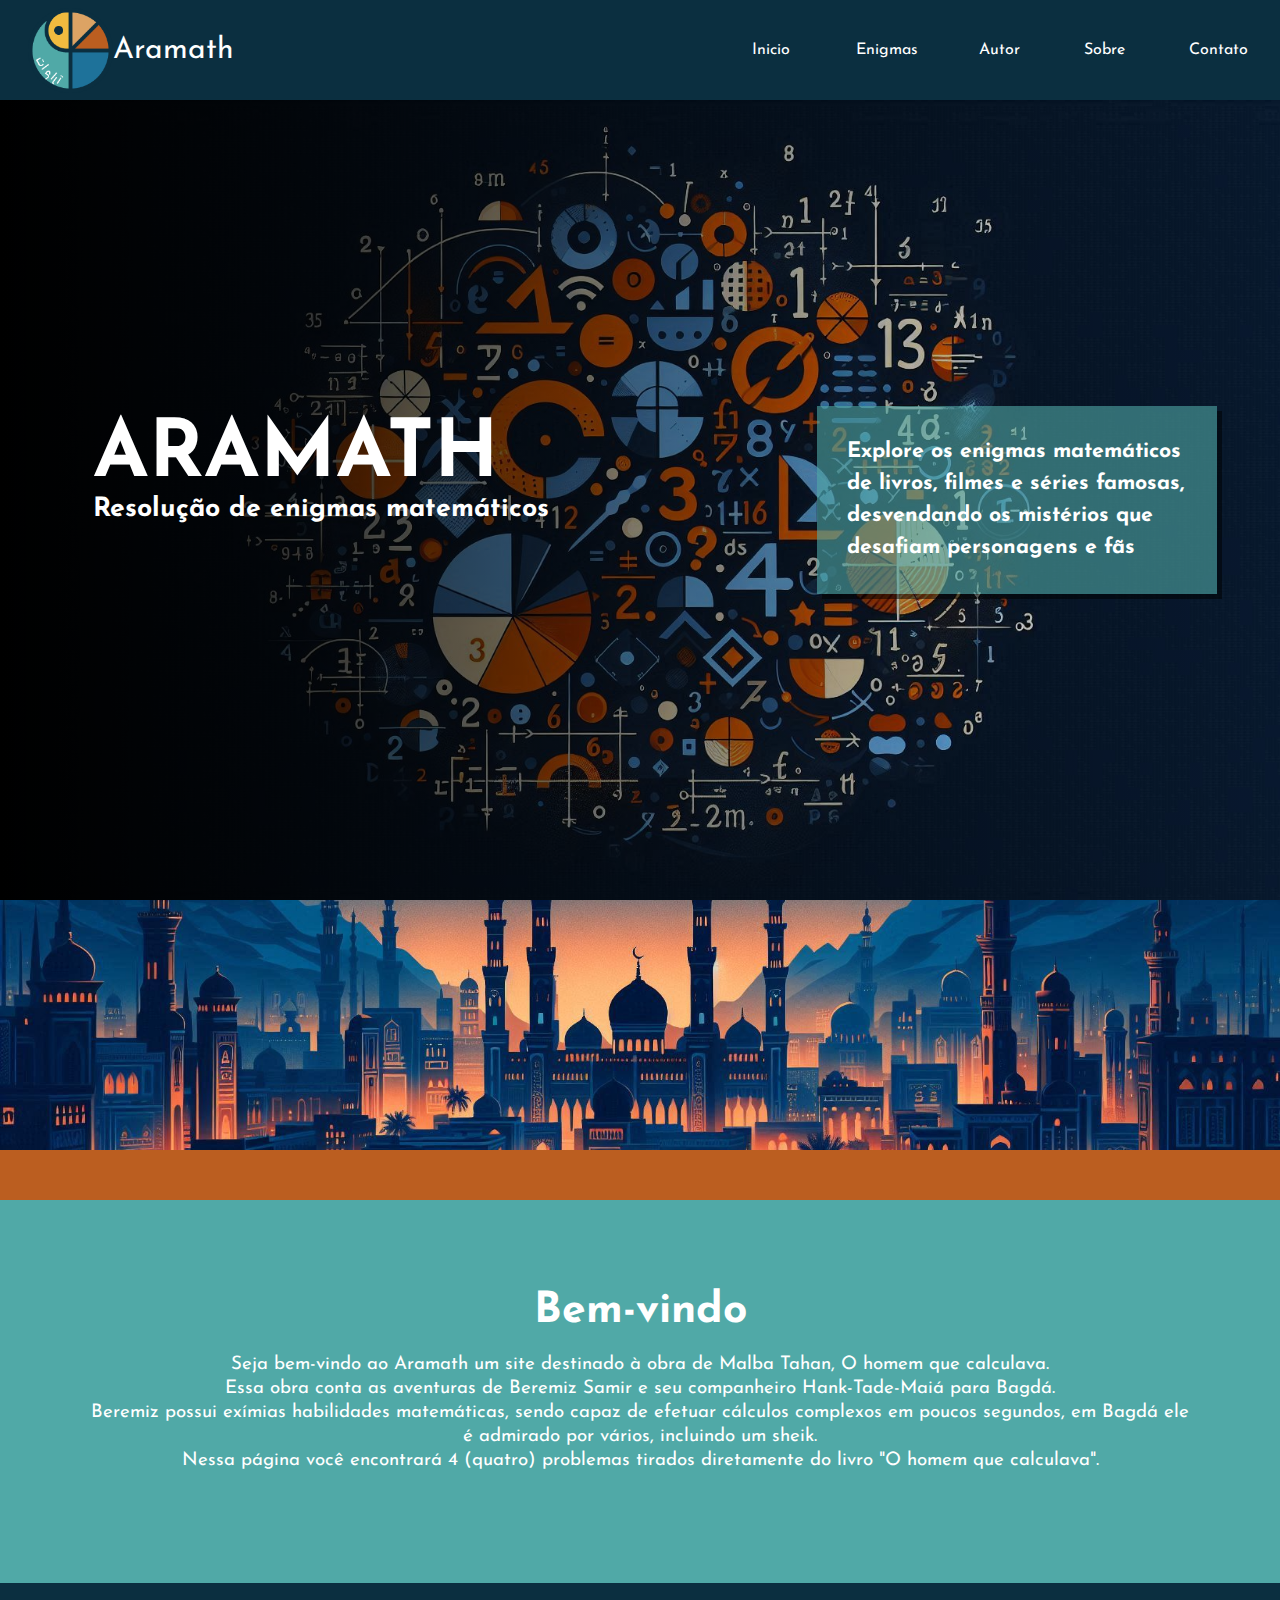
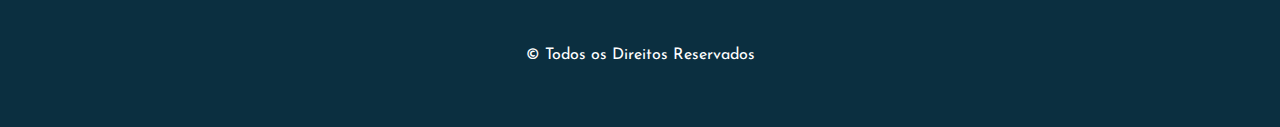
<file: index.html>
<!doctype HTML>
<html lang="pt-br">

<head>
    <meta charset="UTF-8">
        <link rel="preconnect" href="https://fonts.googleapis.com">
        <link rel="preconnect" href="https://fonts.gstatic.com" crossorigin>
        <link href="https://fonts.googleapis.com/css2?family=Josefin+Sans:ital,wght@0,100..700;1,100..700&display=swap" rel="stylesheet">
    <meta name="viewport" content="width=device-width, initial-scale=1.0">
    <title>Início</title>
    <link rel="stylesheet" type="text/css" href="style.css">
</head>
    
    <header>
        <a href="index.html" id="logo"><img src="./img/Logo.png">Aramath</a>

        <button id="openMenu">&#9776;</button>

        <nav id="menu">
            <button id="closeMenu" style="color: white;">X</button>
            <a href="index.html">Inicio</a>
            <div class="dropdown">
                <a href="#" class="dropbtn">Enigmas</a>
                <div class="dropdown-content">
                    <a href="bailarinas.html">Bailarinas gêmeas</a>
                    <a href="macas.html">90 maçãs</a>
                    <a href="vasos.html">21 vasos</a>
                    <a href="discos.html">5 discos</a>
                </div>
            </div>
            <a href="autor.html">Autor</a>
            <a href="index.html#sobre">Sobre</a>
            <a href="contato.html">Contato</a>
        </nav>

    </header>
    
    <div class="inicio">
        <div class="text">
            <h1>ARAMATH</h1>
            <h4>Resolução de enigmas matemáticos</h4>
        </div>
        <div class="boxy"><h5>Explore os enigmas matemáticos de livros, filmes e séries famosas, desvendando os mistérios que desafiam personagens e fãs</h5></div>
    </div>

    <div id="sobre">
        <div id="land"></div>
        <div class="divo"><h1>Bem-vindo</h1>
        <p>Seja bem-vindo ao Aramath um site destinado à obra de Malba Tahan, O homem que calculava.<br>
        Essa obra conta as aventuras de Beremiz Samir e seu companheiro Hank-Tade-Maiá para Bagdá.<br>
        Beremiz possui exímias habilidades matemáticas, sendo capaz de efetuar cálculos complexos em poucos segundos, em Bagdá ele é admirado por vários, incluindo um sheik.<br>
        Nessa página você encontrará 4 (quatro) problemas tirados diretamente do livro "O homem que calculava".</p>
        </div>
    </div>
    
    <footer>&#169; Todos os Direitos Reservados</footer>

    <script type="text/javascript" src="script.js"></script>

</body>

</html>
</file>
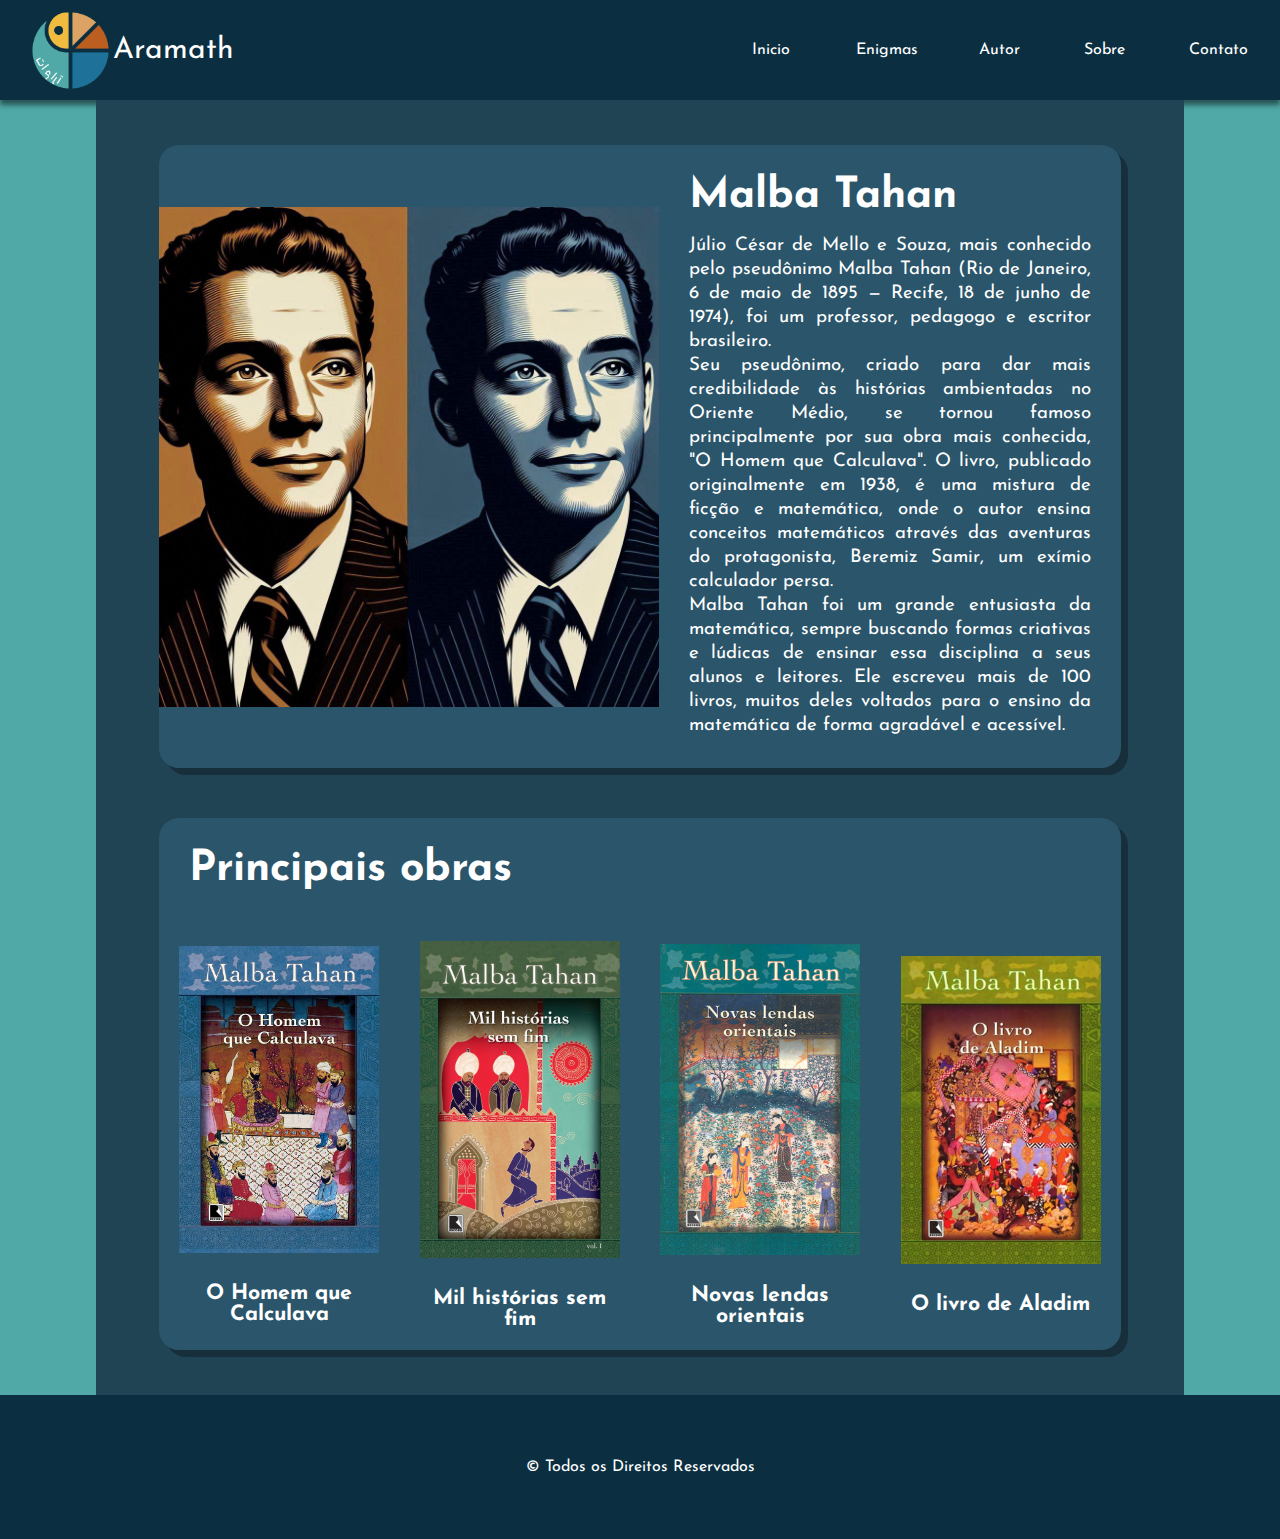
<file: autor.html>
<!doctype HTML>
<html lang="pt-br">

<head>
    <meta charset="UTF-8">
        <link rel="preconnect" href="https://fonts.googleapis.com">
        <link rel="preconnect" href="https://fonts.gstatic.com" crossorigin>
        <link href="https://fonts.googleapis.com/css2?family=Josefin+Sans:ital,wght@0,100..700;1,100..700&display=swap" rel="stylesheet">
    <meta name="viewport" content="width=device-width, initial-scale=1.0">
    <title>Autor</title>
    <link rel="stylesheet" type="text/css" href="style.css">
</head>

<body>
    
    <header>
        <a href="index.html" id="logo"><img src="./img/Logo.png">Aramath</a>

        <button id="openMenu">&#9776;</button>

        <nav id="menu">
            <button id="closeMenu" style="color: white;">X</button>
            <a href="index.html">Inicio</a>
            <div class="dropdown">
                <a href="#" class="dropbtn">Enigmas</a>
                <div class="dropdown-content">
                    <a href="bailarinas.html">Bailarinas gêmeas</a>
                    <a href="macas.html">90 maçãs</a>
                    <a href="vasos.html">21 vasos</a>
                    <a href="discos.html">5 discos</a>
                </div>
            </div>
            <a href="autor.html">Autor</a>
            <a href="index.html#sobre">Sobre</a>
            <a href="contato.html">Contato</a>
        </nav>

    </header>
    
    <main>
        <div class="linha">
            <img src="img/malbaOG.jpg" width="500" height="auto">
            <div class="text"><h1>Malba Tahan</h1><br>
                <p>Júlio César de Mello e Souza, mais conhecido pelo pseudônimo Malba Tahan (Rio de Janeiro, 6 de maio de 1895 — Recife, 18 de junho de 1974), foi um professor, pedagogo e escritor brasileiro.<br>
                    Seu pseudônimo, criado para dar mais credibilidade às histórias ambientadas no Oriente Médio, se tornou famoso principalmente por sua obra mais conhecida, "O Homem que Calculava". O livro, publicado originalmente em 1938, é uma mistura de ficção e matemática, onde o autor ensina conceitos matemáticos através das aventuras do protagonista, Beremiz Samir, um exímio calculador persa.<br>
                    Malba Tahan foi um grande entusiasta da matemática, sempre buscando formas criativas e lúdicas de ensinar essa disciplina a seus alunos e leitores. Ele escreveu mais de 100 livros, muitos deles voltados para o ensino da matemática de forma agradável e acessível.</p>
            </div>
        </div>
        <div class="obra">
            <h1>Principais obras</h1>
            <div>
            <div class="bookCont"><img class="books" src="img/beremiz.jpg" width="200" height="auto"><h5>O Homem que Calculava</h5></p></div>
            <div class="bookCont"><img class="books" src="img/Acaba.jpg" width="200" height="auto"><h5>Mil histórias sem fim</h5></div>
            <div class="bookCont"><img class="books" src="img/XingLing.jpg" width="200" height="auto"><h5>Novas lendas orientais</h5></div>
            <div class="bookCont"><img class="books" src="img/Ralladin.jpg" width="200" height="auto"><h5>O livro de Aladim</h5></div>
            </div>
        </div>
    </main>
    
    <footer>&#169; Todos os Direitos Reservados</footer>

    <script type="text/javascript" src="script.js"></script>

</body>

</html>
</file>
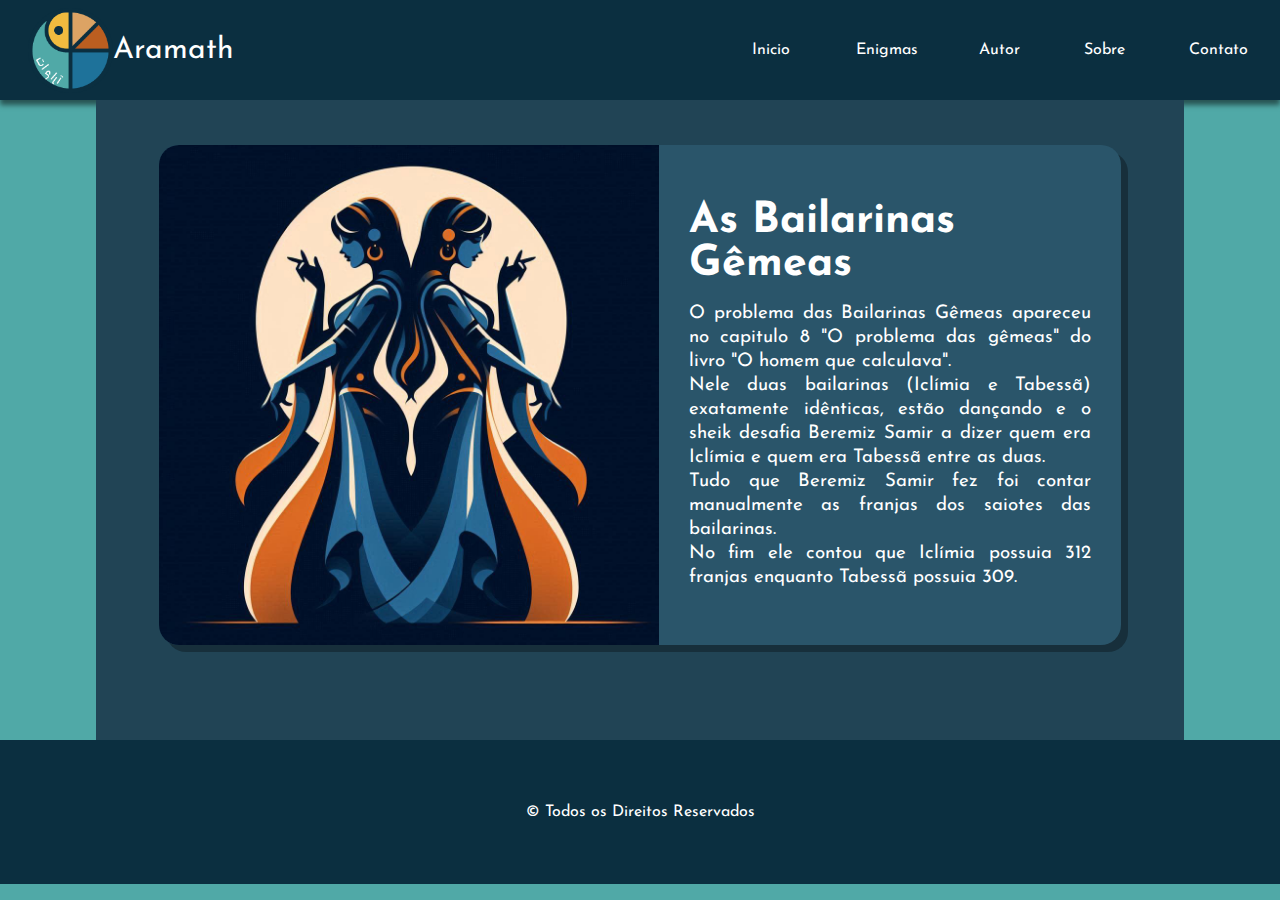
<file: bailarinas.html>
<!doctype HTML>
<html lang="pt-br">

<head>
    <meta charset="UTF-8">
        <link rel="preconnect" href="https://fonts.googleapis.com">
        <link rel="preconnect" href="https://fonts.gstatic.com" crossorigin>
        <link href="https://fonts.googleapis.com/css2?family=Josefin+Sans:ital,wght@0,100..700;1,100..700&display=swap" rel="stylesheet">
    <meta name="viewport" content="width=device-width, initial-scale=1.0">
    <title>As Bailarinas Gêmeas</title>
    <link rel="stylesheet" type="text/css" href="style.css">
</head>

<body>
    
    <header>
        <a href="index.html" id="logo"><img src="./img/Logo.png">Aramath</a>

        <button id="openMenu">&#9776;</button>

        <nav id="menu">
            <button id="closeMenu" style="color: white;">X</button>
            <a href="index.html">Inicio</a>
            <div class="dropdown">
                <a href="#" class="dropbtn">Enigmas</a>
                <div class="dropdown-content">
                    <a href="bailarinas.html">Bailarinas gêmeas</a>
                    <a href="macas.html">90 maçãs</a>
                    <a href="vasos.html">21 vasos</a>
                    <a href="discos.html">5 discos</a>
                </div>
            </div>
            <a href="autor.html">Autor</a>
            <a href="index.html#sobre">Sobre</a>
            <a href="contato.html">Contato</a>
        </nav>

    </header>
    
    <main>
        <div class="linha">
            <div class="text"><h1>As Bailarinas Gêmeas</h1><br>
                <p>O problema das Bailarinas Gêmeas apareceu no capitulo 8 "O problema das gêmeas" do livro "O homem que calculava".<br>
                    Nele duas bailarinas (Iclímia e Tabessã) exatamente idênticas, estão dançando e o sheik desafia Beremiz Samir a dizer quem era Iclímia e quem era Tabessã entre as duas.<br>
                    Tudo que Beremiz Samir fez foi contar manualmente as franjas dos saiotes das bailarinas.<br>
                    No fim ele contou que Iclímia possuia 312 franjas enquanto Tabessã possuia 309.</p>
            </div>
            <img src="img/dancersOG.jpg" width="500" height="auto">
        </div>
    </main>
    
    <footer>&#169; Todos os Direitos Reservados</footer>

    <script type="text/javascript" src="script.js"></script>

</body>

</html>
</file>
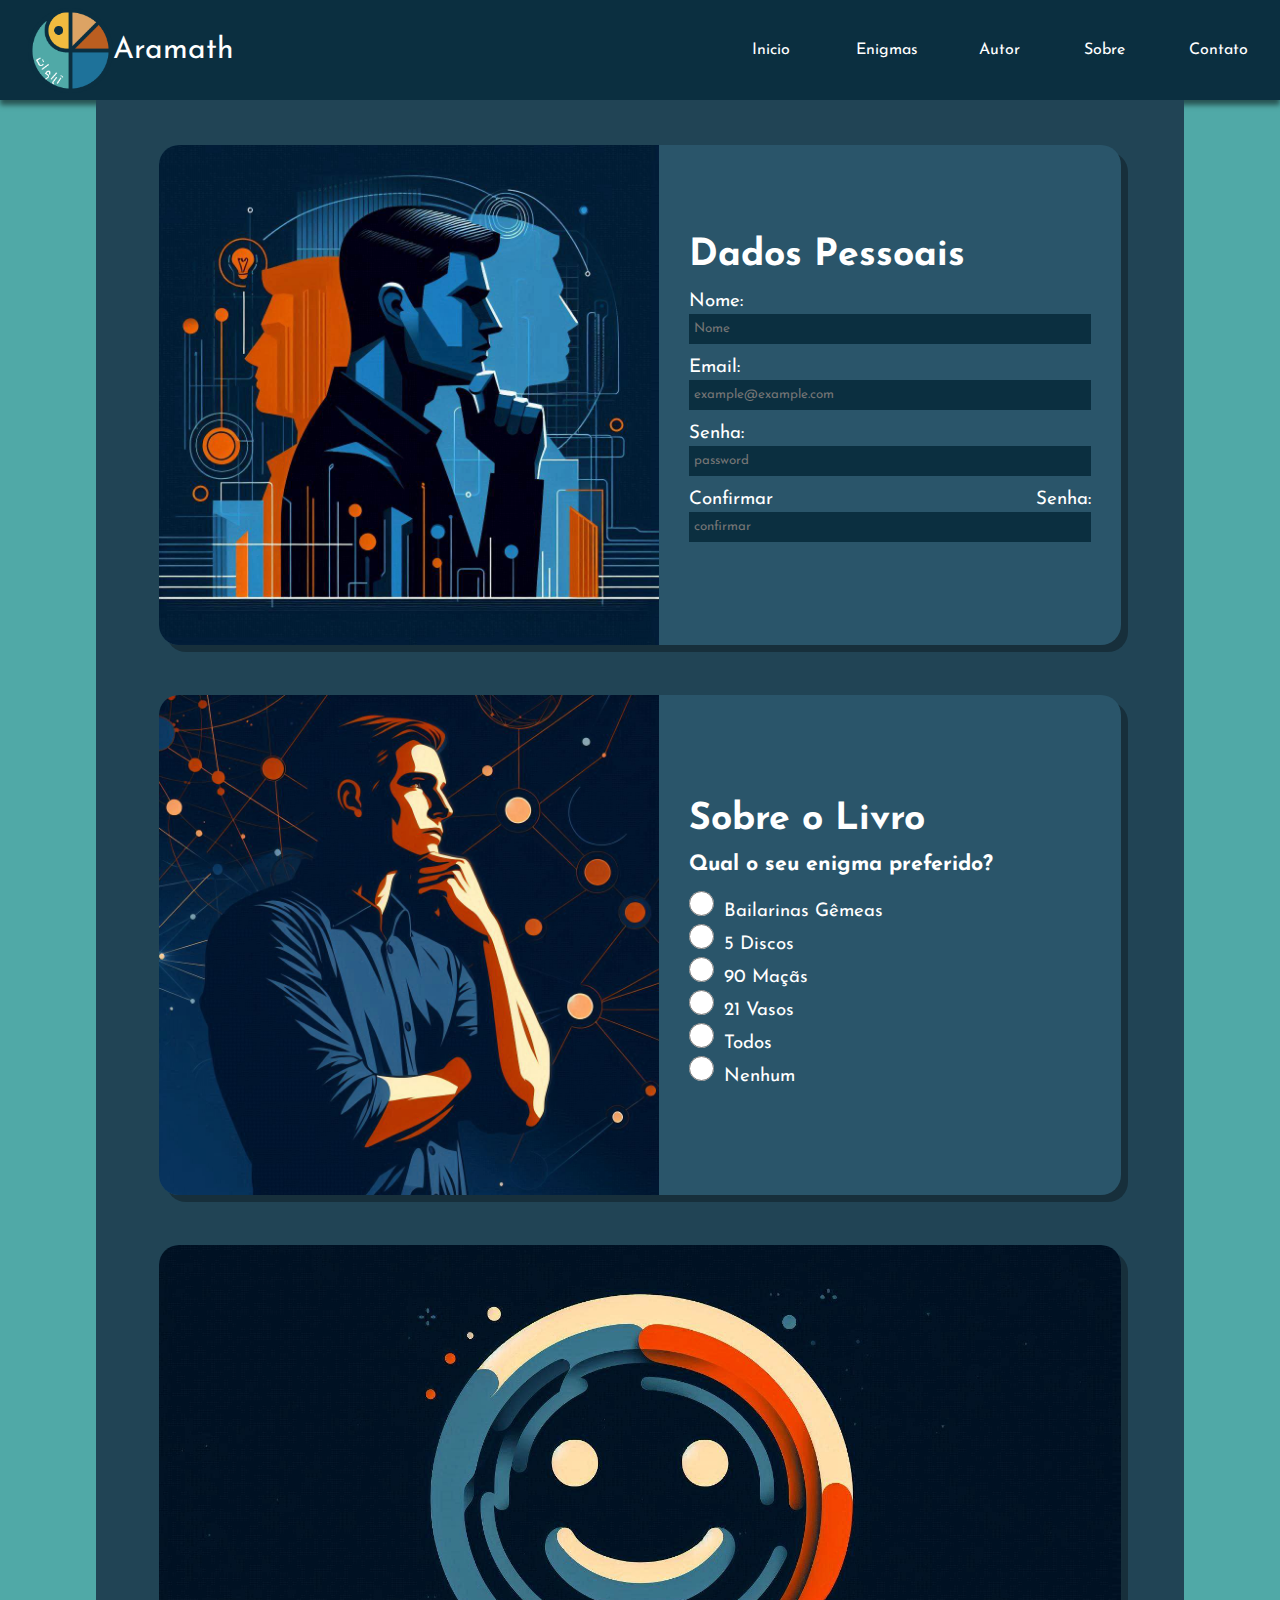
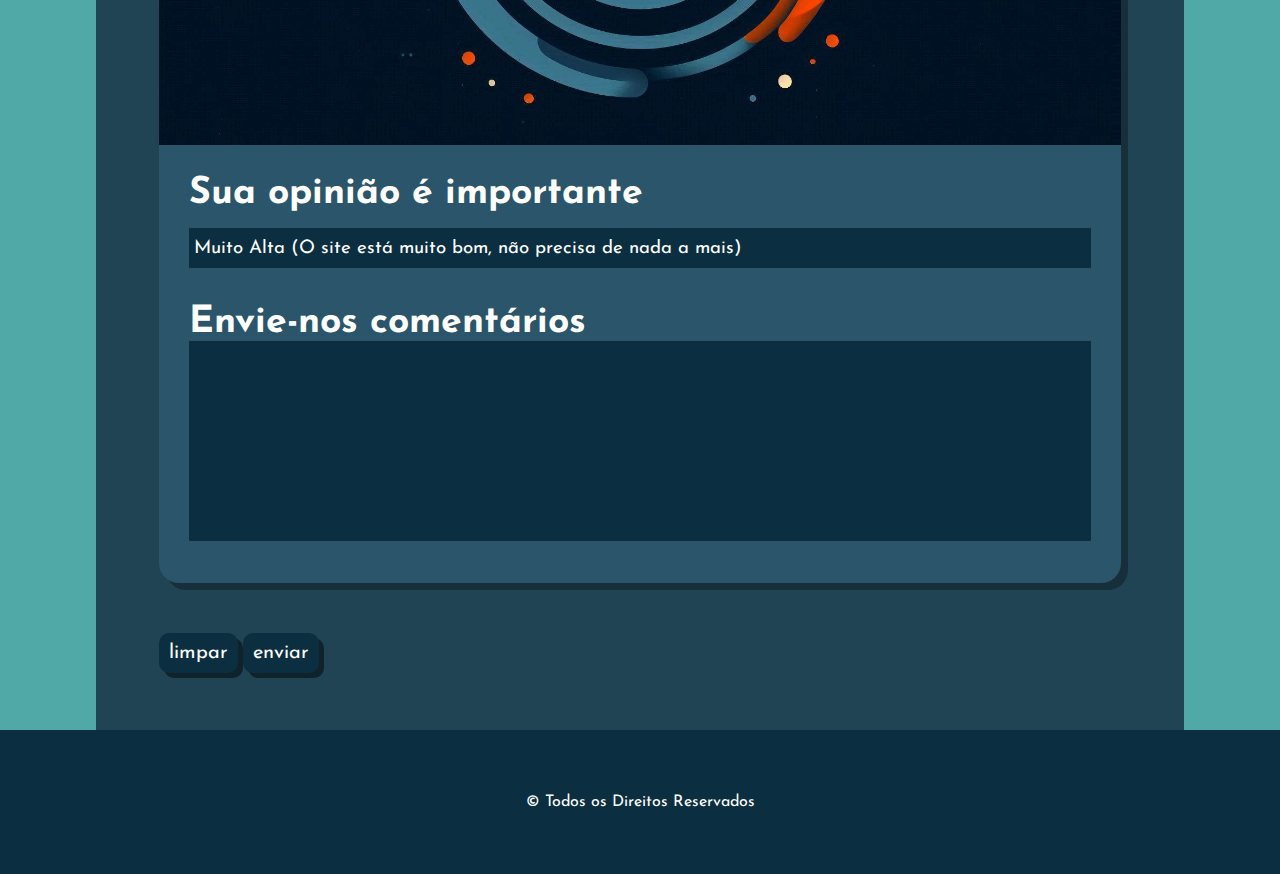
<file: contato.html>
<!doctype HTML>
<html lang="pt-br">

<head>
    <meta charset="UTF-8">
        <link rel="preconnect" href="https://fonts.googleapis.com">
        <link rel="preconnect" href="https://fonts.gstatic.com" crossorigin>
        <link href="https://fonts.googleapis.com/css2?family=Josefin+Sans:ital,wght@0,100..700;1,100..700&display=swap" rel="stylesheet">
    <meta name="viewport" content="width=device-width, initial-scale=1.0">
    <title>Contato</title>
    <link rel="stylesheet" type="text/css" href="style.css">
</head>

<body>
    
    <header>
        <a href="index.html" id="logo"><img src="./img/Logo.png">Aramath</a>

        <button id="openMenu">&#9776;</button>

        <nav id="menu">
            <button id="closeMenu" style="color: white;">X</button>
            <a href="index.html">Inicio</a>
            <div class="dropdown">
                <a href="#" class="dropbtn">Enigmas</a>
                <div class="dropdown-content">
                    <a href="bailarinas.html">Bailarinas gêmeas</a>
                    <a href="macas.html">90 maçãs</a>
                    <a href="vasos.html">21 vasos</a>
                    <a href="discos.html">5 discos</a>
                </div>
            </div>
            <a href="autor.html">Autor</a>
            <a href="index.html#sobre">Sobre</a>
            <a href="contato.html">Contato</a>
        </nav>

    </header>
    
    <main>
    <form name="satisfacao">
        <div class="linha">
            <img src="img/thinkOG1.jpg" width="500" height="auto">
            <div class="text">
                <h2>Dados Pessoais</h2><br>
                <p><label for="Nome">Nome:</label><input text="text" name="Nome" placeholder="Nome"></p>
                <p><label for="E-Mail">Email:</label><input text="text" name="E-Mail" placeholder="example@example.com"></p>
                <p><label for="Senha">Senha:</label><input type="password" name="Senha" placeholder="password"></p>
                <p><label for="Confirmar Senha">Confirmar Senha:</label><input type="password" name="Confirmar" placeholder="confirmar"></p>
            </div>
        </div>

        <div class="linha">
            <div class="text">
                <h2>Sobre o Livro</h2><br>
                <h5>Qual o seu enigma preferido?</h5><br>
                <p>
                <label><input type="radio" id="BG" name="problemas" value="1"/>Bailarinas Gêmeas</label><br/>
                <label><input type="radio" id="CD" name="problemas" value="2"/>5 Discos</label><br/>
                <label><input type="radio" id="MC" name="problemas" value="3"/>90 Maçãs</label><br/>
                <label><input type="radio" id="VS" name="problemas" value="4"/>21 Vasos</label><br/>
                <label><input type="radio" id="TD" name="problemas" value="5"/>Todos</label><br/>
                <label><input type="radio" id="NN" name="problemas" value="6"/>Nenhum</label><br/>
                </p>
            </div>
            <img src="img/thinkOG.jpg" width="500" height="auto">
        </div>

        <div class="linha">
            <div id="imgHappy"></div>
            <div class="text">
                <h2>Sua opinião é importante</h2><br>
            <p class="select">
                <select>
                <option> Muito Alta (O site está muito bom, não precisa de nada a mais) </option>
                <option> Alta (O site está bom, não precisa de muita coisa para ficar melhor) </option>
                <option> Média-Alta (O site está bom, mas poderia ter mais coisas) </option>
                <option> Média (O site está decente, faltam algumas coisas para ficar bom) </option>
                <option> Média-Baixa (O site está ruim, mas não falta muito para ficar decente) </option>
                <option> Baixa (O site está ruim, precisa de muita coisa para ficar decente) </option>
                <option> Muito Baixa (O site está muito ruim, precisa de uma imensa melhoria para ficar decente) </option>
                </select><br><br>
                <h2>Envie-nos comentários</h2>
                <textarea style="resize: none"></textarea>
            </p>
            </div>
        </div>
        
        <input type="reset" value="limpar">
        <input type="submit" value="enviar">
        
    </form>
    </main>
    
    <footer>&#169; Todos os Direitos Reservados</footer>

    <script type="text/javascript" src="script.js"></script>

</body>

</html>
</file>
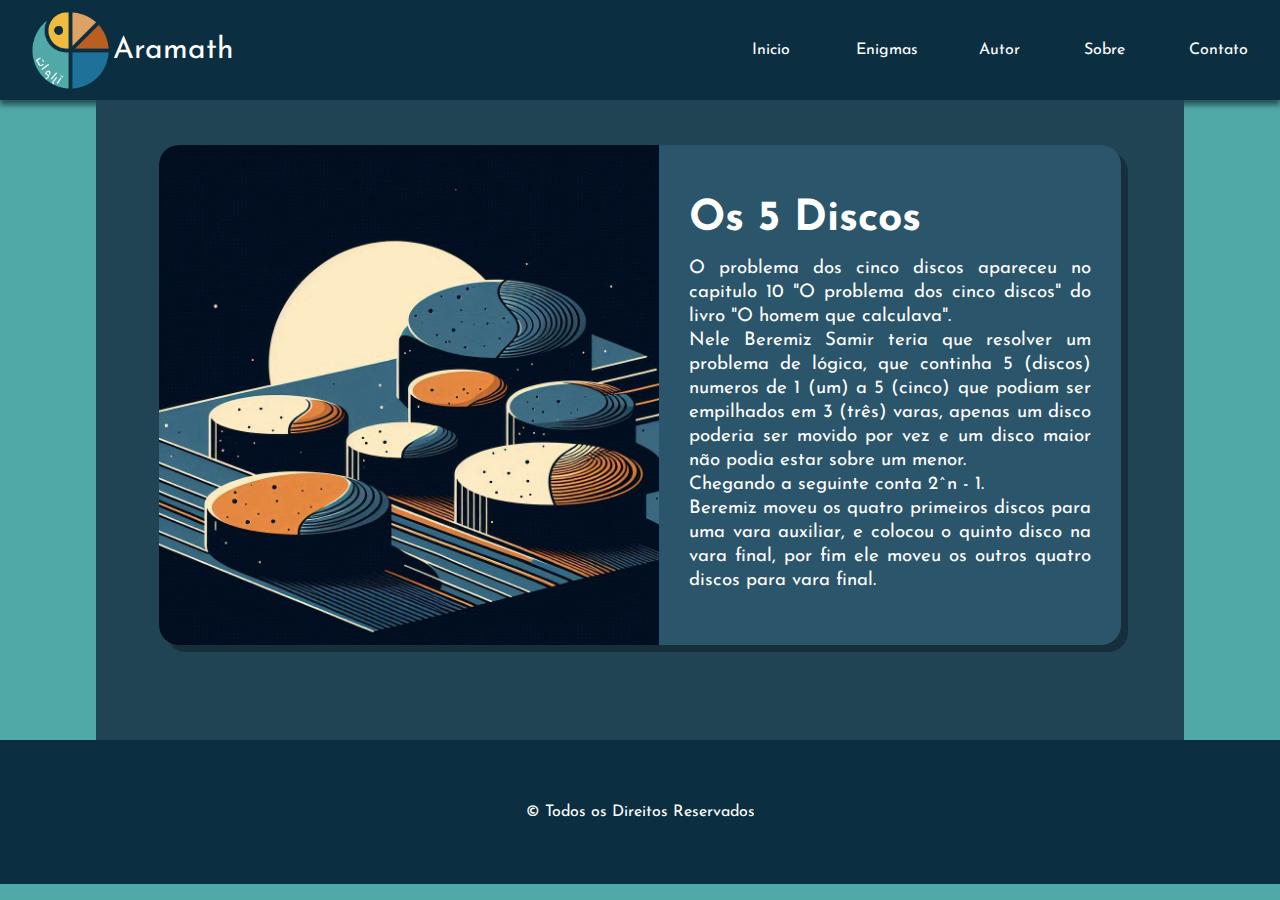
<file: discos.html>
<!doctype HTML>
<html lang="pt-br">

<head>
    <meta charset="UTF-8">
        <link rel="preconnect" href="https://fonts.googleapis.com">
        <link rel="preconnect" href="https://fonts.gstatic.com" crossorigin>
        <link href="https://fonts.googleapis.com/css2?family=Josefin+Sans:ital,wght@0,100..700;1,100..700&display=swap" rel="stylesheet">
    <meta name="viewport" content="width=device-width, initial-scale=1.0">
    <title>Os 5 discos</title>
    <link rel="stylesheet" type="text/css" href="style.css">
</head>

<body>
    
    <header>
        <a href="index.html" id="logo"><img src="./img/Logo.png">Aramath</a>

        <button id="openMenu">&#9776;</button>

        <nav id="menu">
            <button id="closeMenu" style="color: white;">X</button>
            <a href="index.html">Inicio</a>
            <div class="dropdown">
                <a href="#" class="dropbtn">Enigmas</a>
                <div class="dropdown-content">
                    <a href="bailarinas.html">Bailarinas gêmeas</a>
                    <a href="macas.html">90 maçãs</a>
                    <a href="vasos.html">21 vasos</a>
                    <a href="discos.html">5 discos</a>
                </div>
            </div>
            <a href="autor.html">Autor</a>
            <a href="index.html#sobre">Sobre</a>
            <a href="contato.html">Contato</a>
        </nav>

    </header>
    
    <main>
        <div class="linha">
            <div class="text"><h1>Os 5 Discos</h1><br>
                <p>O problema dos cinco discos apareceu no capitulo 10 "O problema dos cinco discos" do livro "O homem que calculava".<br>
                    Nele Beremiz Samir teria que resolver um problema de lógica, que continha 5 (discos) numeros de 1 (um) a 5 (cinco) que podiam ser empilhados em 3 (três) varas, apenas um disco poderia ser movido por vez e um disco maior não podia estar sobre um menor.<br>
                    Chegando a seguinte conta 2^n - 1.<br>
                    Beremiz moveu os quatro primeiros discos para uma vara auxiliar, e colocou o quinto disco na vara final, por fim ele moveu os outros quatro discos para vara final.</p>
            </div>
            <img src="img/discsOG1.jpg" width="500" height="auto">
        </div>
    </main>
    
    <footer>&#169; Todos os Direitos Reservados</footer>

    <script type="text/javascript" src="script.js"></script>

</body>

</html>
</file>
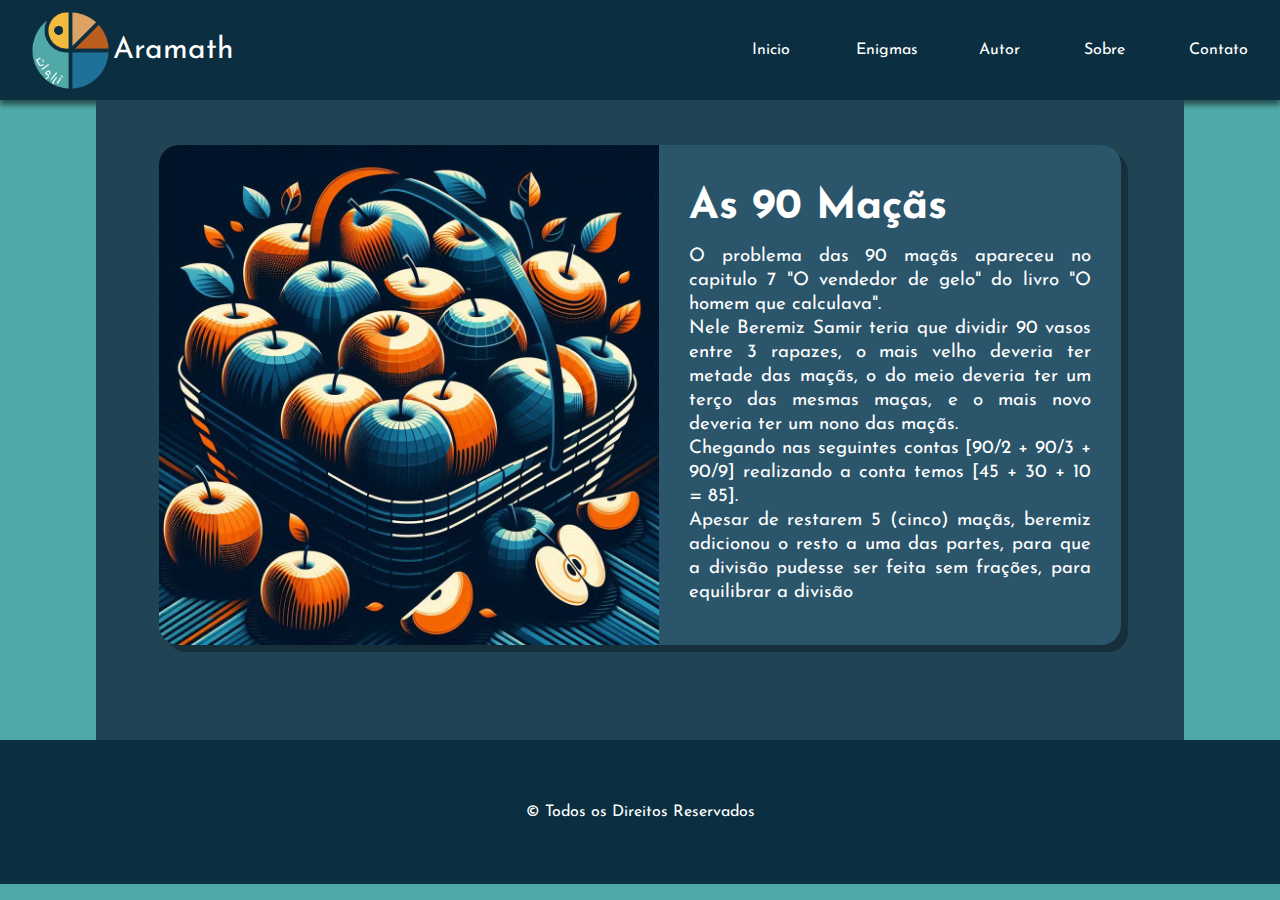
<file: macas.html>
<!doctype HTML>
<html lang="pt-br">

<head>
    <meta charset="UTF-8">
        <link rel="preconnect" href="https://fonts.googleapis.com">
        <link rel="preconnect" href="https://fonts.gstatic.com" crossorigin>
        <link href="https://fonts.googleapis.com/css2?family=Josefin+Sans:ital,wght@0,100..700;1,100..700&display=swap" rel="stylesheet">
    <meta name="viewport" content="width=device-width, initial-scale=1.0">
    <title>As 90 Maçãs</title>
    <link rel="stylesheet" type="text/css" href="style.css">
</head>

<body>
    
    <header>
        <a href="#" id="logo"><img src="./img/Logo.png">Aramath</a>

        <button id="openMenu">&#9776;</button>

        <nav id="menu">
            <button id="closeMenu" style="color: white;">X</button>
            <a href="index.html">Inicio</a>
            <div class="dropdown">
                <a href="#" class="dropbtn">Enigmas</a>
                <div class="dropdown-content">
                    <a href="bailarinas.html">Bailarinas gêmeas</a>
                    <a href="macas.html">90 maçãs</a>
                    <a href="vasos.html">21 vasos</a>
                    <a href="discos.html">5 discos</a>
                </div>
            </div>
            <a href="autor.html">Autor</a>
            <a href="index.html#sobre">Sobre</a>
            <a href="contato.html">Contato</a>
        </nav>

    </header>
    
    <main>
        <div class="linha">
            <div class="text"><h1>As 90 Maçãs</h1><br>
                <p>O problema das 90 maçãs apareceu no capitulo 7 "O vendedor de gelo" do livro "O homem que calculava".<br>
                    Nele Beremiz Samir teria que dividir 90 vasos entre 3 rapazes, o mais velho deveria ter metade das maçãs, o do meio deveria ter um terço das mesmas maças, e o mais novo deveria ter um nono das maçãs.<br>
                    Chegando nas seguintes contas [90/2 + 90/3 + 90/9] realizando a conta temos [45 + 30 + 10 = 85].<br>
                    Apesar de restarem 5 (cinco) maçãs, beremiz adicionou o resto a uma das partes, para que a divisão pudesse ser feita sem frações, para equilibrar a divisão</p>
            </div>
            <img src="img/appleOG1.jpg" width="500" height="auto">
        </div>
    </main>
    
    <footer>&#169; Todos os Direitos Reservados</footer>

    <script type="text/javascript" src="script.js"></script>

</body>

</html>
</file>
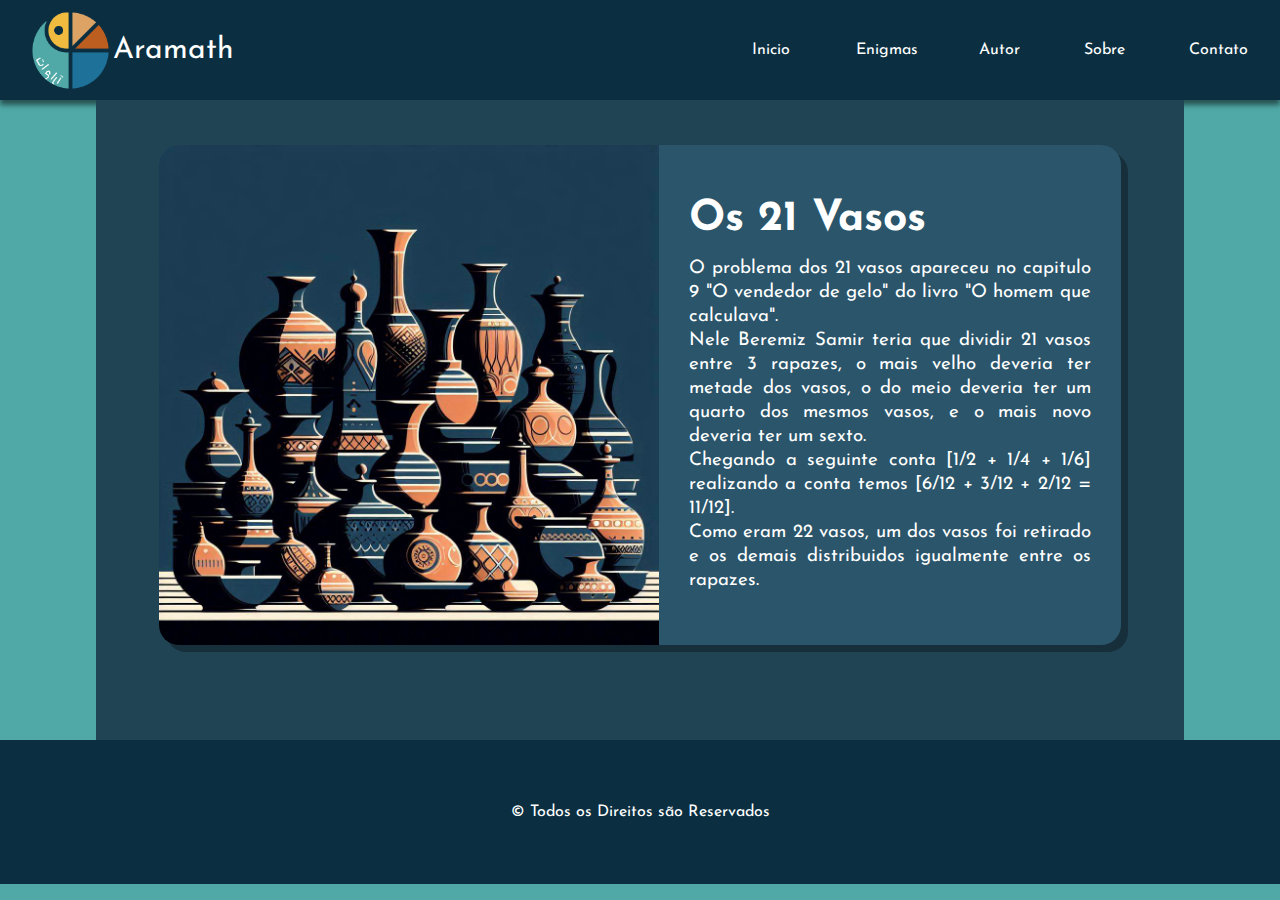
<file: vasos.html>
<!doctype HTML>
<html lang="pt-br">

<head>
    <meta charset="UTF-8">
        <link rel="preconnect" href="https://fonts.googleapis.com">
        <link rel="preconnect" href="https://fonts.gstatic.com" crossorigin>
        <link href="https://fonts.googleapis.com/css2?family=Josefin+Sans:ital,wght@0,100..700;1,100..700&display=swap" rel="stylesheet">
    <meta name="viewport" content="width=device-width, initial-scale=1.0">
    <title>21 Vasos</title>
    <link rel="stylesheet" type="text/css" href="style.css">
</head>

<body>
    
    <header>
        <a href="index.html" id="logo"><img src="./img/Logo.png">Aramath</a>

        <button id="openMenu">&#9776;</button>

        <nav id="menu">
            <button id="closeMenu" style="color: white;">X</button>
            <a href="home.html">Inicio</a>
            <div class="dropdown">
                <a href="#" class="dropbtn">Enigmas</a>
                <div class="dropdown-content">
                    <a href="bailarinas.html">Bailarinas gêmeas</a>
                    <a href="macas.html">90 maçãs</a>
                    <a href="vasos.html">21 vasos</a>
                    <a href="discos.html">5 discos</a>
                </div>
            </div>
            <a href="autor.html">Autor</a>
            <a href="index.html#sobre">Sobre</a>
            <a href="contato.html">Contato</a>
        </nav>

    </header>
    
    <main>
        <div class="linha">
            <div class="text"><h1>Os 21 Vasos</h1><br>
                <p>O problema dos 21 vasos apareceu no capitulo 9 "O vendedor de gelo" do livro "O homem que calculava".<br>
                    Nele Beremiz Samir teria que dividir 21 vasos entre 3 rapazes, o mais velho deveria ter metade dos vasos, o do meio deveria ter um quarto dos mesmos vasos, e o mais novo deveria ter um sexto.<br>
                    Chegando a seguinte conta [1/2 + 1/4 + 1/6] realizando a conta temos [6/12 + 3/12 + 2/12 = 11/12].<br>
                    Como eram 22 vasos, um dos vasos foi retirado e os demais distribuidos igualmente entre os rapazes.</p>
            </div>
            <img src="img/vasesOG1.jpg" width="500" height="auto">
        </div>
    </main>
    
    <footer>&#169; Todos os Direitos são Reservados</footer>

    <script type="text/javascript" src="script.js"></script>

</body>

</html>
</file>
<file: style.css>
:root {
    --main-color: #0b2f40;
    --secondary-color: #50a9a7;
    --tertiary-color: 	#f0bb3f;
    --fourtiary-color: #dca364;
    --fiftiary-color: #bb5e20;
}

html {
    scroll-behavior: smooth;
}

* {
    font-family: 'Josefin Sans', Arial, Helvetica, sans-serif;
    margin: 0;
    padding: 0;
    box-sizing: border-box;
    color: white;
}

a {
    color: inherit;
    text-decoration: none;
}

br {
    background-color: blue;
}

p {
    font-size: 14pt;
    text-align: justify;
    line-height: 1.5rem;
}

h1 {
    font-size: 32pt;
}

h2 {
    font-size: 28pt;
}

h3 {
    font-size: 24pt;
}

h4 {
    font-size: 20pt;
}

h5 {
    font-size: 16pt;
}

h6 {
    font-size: 14pt;
}

body {
    background: var(--secondary-color);
    display: flex;
    flex-wrap: wrap;
    flex: 1 1 100vw;
}

header, nav, footer, main {
    display: flex;
}

header {
    flex: 1 1 100vw;
    height: 100px;
    background: var(--main-color);
    box-shadow: 0px 5px 5px rgba(0, 0, 0, 0.500);
}

header #logo {
    position: relative;
    display: flex;
    align-items: center;
    justify-content: center;
    padding-left: 5vmin;
    font-size: 30px;
    text-decoration: none;
}

#logo img {
    width: auto;
    height: 85%;
}

nav {
    flex: 1 1 100vw;
    align-items: center;
    justify-content: flex-end;
}

.dropdown {
    margin: 3%;
    position: relative;
    display: inline-block;
}

.dropdown-content {
    display: none;
    position: absolute;
    background: #0b2f40;
    min-width: 160px;
    box-shadow: 0px 8px 16px 0px rgba(0, 0, 0, 0.2);
    z-index: 1;
}

.dropdown-content a {
    color: white;
    padding: 12px 16px;
    text-decoration: none;
    display: block;
}

.dropdown-content a:hover {
    background: #103f55;
    color: white;
}

.dropdown:hover .dropdown-content {
    display: block;
}

nav a {
    margin: 3%;
}

nav a:hover {
    color: grey;
    transition: 0.4s;
}

.inicio {
    display: flex;
    flex-flow: row wrap;
    width: 100vw;
    height: calc(100vh - 100px);
    justify-content: space-around;
    align-content: space-around;
    background-image: linear-gradient(to right, rgba(0, 0, 0, 1), rgba(0, 0, 0, 0)), url("img/backgroundOG.jfif");
    background-size: cover;
    background-position: center center;
    padding: 5vmin 7vmin 5vmin 7vmin;
}

.inicio .text h1{
    justify-items: center;
    font-size: 5rem;
}

@media screen and (max-width: 580px) {
    .inicio .text h1 {
        font-size: 2rem;
    }
}
 
.boxy {
    margin-top: 20px;
    margin-bottom: 20px;
    background: rgba(80, 169, 167, 0.6);
    max-width: 400px;
    box-shadow: 5px 5px rgba(0, 0, 0, 0.5);
    padding: 30px;
}

.boxy h5 {
    line-height: 2rem;
}

#sobre {
    width: 100vw;
    background-image: linear-gradient(to bottom, #1d3a49b5, #2a556ab5), url("img/calOG.jpg");
    background-size: cover;
    background-position: center center;
    background-attachment: fixed;
}

#sobre .divo {
    padding: 10vmin;
}

.divo h1, .divo p {
    padding-bottom: 20px;
    text-align: center;
}

#land {
    background-image: url("img/landscapeOG.jpg");
    background-size: cover;
    background-position: center center;
    width: 100%;
    height: 300px;
    border-bottom: solid 50px var(--fiftiary-color);
}

main {
    flex-flow: column nowrap;
    justify-content: center;
    align-content: center;
    background: #214455;
    width: 85vw;
    margin: auto;
    padding: 5vmin 7vmin 5vmin 7vmin;
}

.linha {
    display: flex;
    flex-flow: row wrap;
    justify-content: space-around;
    background: #2a556a;
    border-radius: 20px;
    align-items: center;
    box-shadow: 7px 7px rgba(0, 0, 0, 0.3);
    margin-bottom: 50px;
    overflow: hidden;
}

.obra {
    background: #2a556a;
    border-radius: 20px;
    box-shadow: 7px 7px rgba(0, 0, 0, 0.3);
}

.obra h1 {
    padding: 30px;
}

.obra div{
    flex-flow: row wrap;
    justify-content: space-around;
    align-items: center;
    display: flex;
}

.text {
    display: flex;
    flex-direction: column;
    flex-grow: 1;
    width: 40%;
    margin: 30px;
}

img {
    height: 100%;
    max-width: 100%;
}

.bookCont {
    margin: 20px;
    display: flex;
    flex-direction: column;
    align-items: center;
    max-width: 200px;
}

.books {
    margin-bottom: 30px;
}

.bookCont h5 {
    text-align: center;
}

.books:hover {
    scale: 1.1;
    box-shadow: 5px 5px 5px rgba(0, 0, 0, 0.5);
    transition: 0.2s;
}

footer {
    bottom: 0px;
    flex: 1 1 100vw;
    height: 16vh;
    justify-content: center;
    align-items: center;
    background: var(--main-color);
}

#openMenu, #closeMenu {
    border: none;
    background: none;
    font-size: 30px;
    font-weight: bold;
    padding: 0px 5px 0px 5px;
    cursor: pointer;
    display: none;
}

input[text='text'], input[type='password'], select, option {
    background: var(--main-color);
    padding-left: 5px;
    width: 100%;
    height: 30px;
    border: none;
    outline: none;
    margin-bottom: 12px;
}

select, option {
    font-size: 14pt;
    appearance: none;
    height: 40px;
}

select:hover {
    background-color: #47778f;
    cursor: pointer;
}

textarea {
    background: var(--main-color);
    padding-top: 10px;
    padding-left: 5px;
    width: 100%;
    height: 200px;
    border: none;
    outline: none;
    margin-bottom: 12px;
}

input[type='radio'] {
    cursor: pointer;
    height: 25px;
    width: 25px;
    margin-right: 10px;
}

input[type='submit'], input[type='reset'] {
    background: var(--main-color);
    font-size: 20px;
    padding: 10px;
    border: none;
    border-radius: 10px;
    outline: none;
    margin-bottom: 12px;
    box-shadow: 5px 5px rgba(0, 0, 0, 0.5);
}

input[type='submit']:hover , input[type='reset']:hover {
    background: #47778f;
    transition: 0.2s;
    cursor: pointer;
}

input[type='radio']:hover {
    background-color: blue;
    transition: 0.2s;
}

#imgHappy {
    width: 100%;
    height: 500px;
    background-image: url("img/happyOG.jpg");
    background-size: cover;
    background-position: center center;
}

/* responsividade */

@media only screen and (max-width: 717px) {
    #openMenu, #closeMenu {
        display: block;
    }

    #openMenu {
        margin-left: auto;
    }

    #closeMenu {
        position: fixed;
        right: 15px;
        top: 15px;
    }

    nav {
        position: fixed;
        flex-direction: column;
        width: 100vw;
        height: 100vh;
        background: rgba(0, 0, 0, 0.8);
        align-items: center;
        justify-content: center;
        margin: 0;
        display: none;
        opacity: 0;
        transition: 0.3s;
    }
}

@media only screen and (max-width: 1280px) {
    .linha img{
        order: -1;
    }
}
</file>
